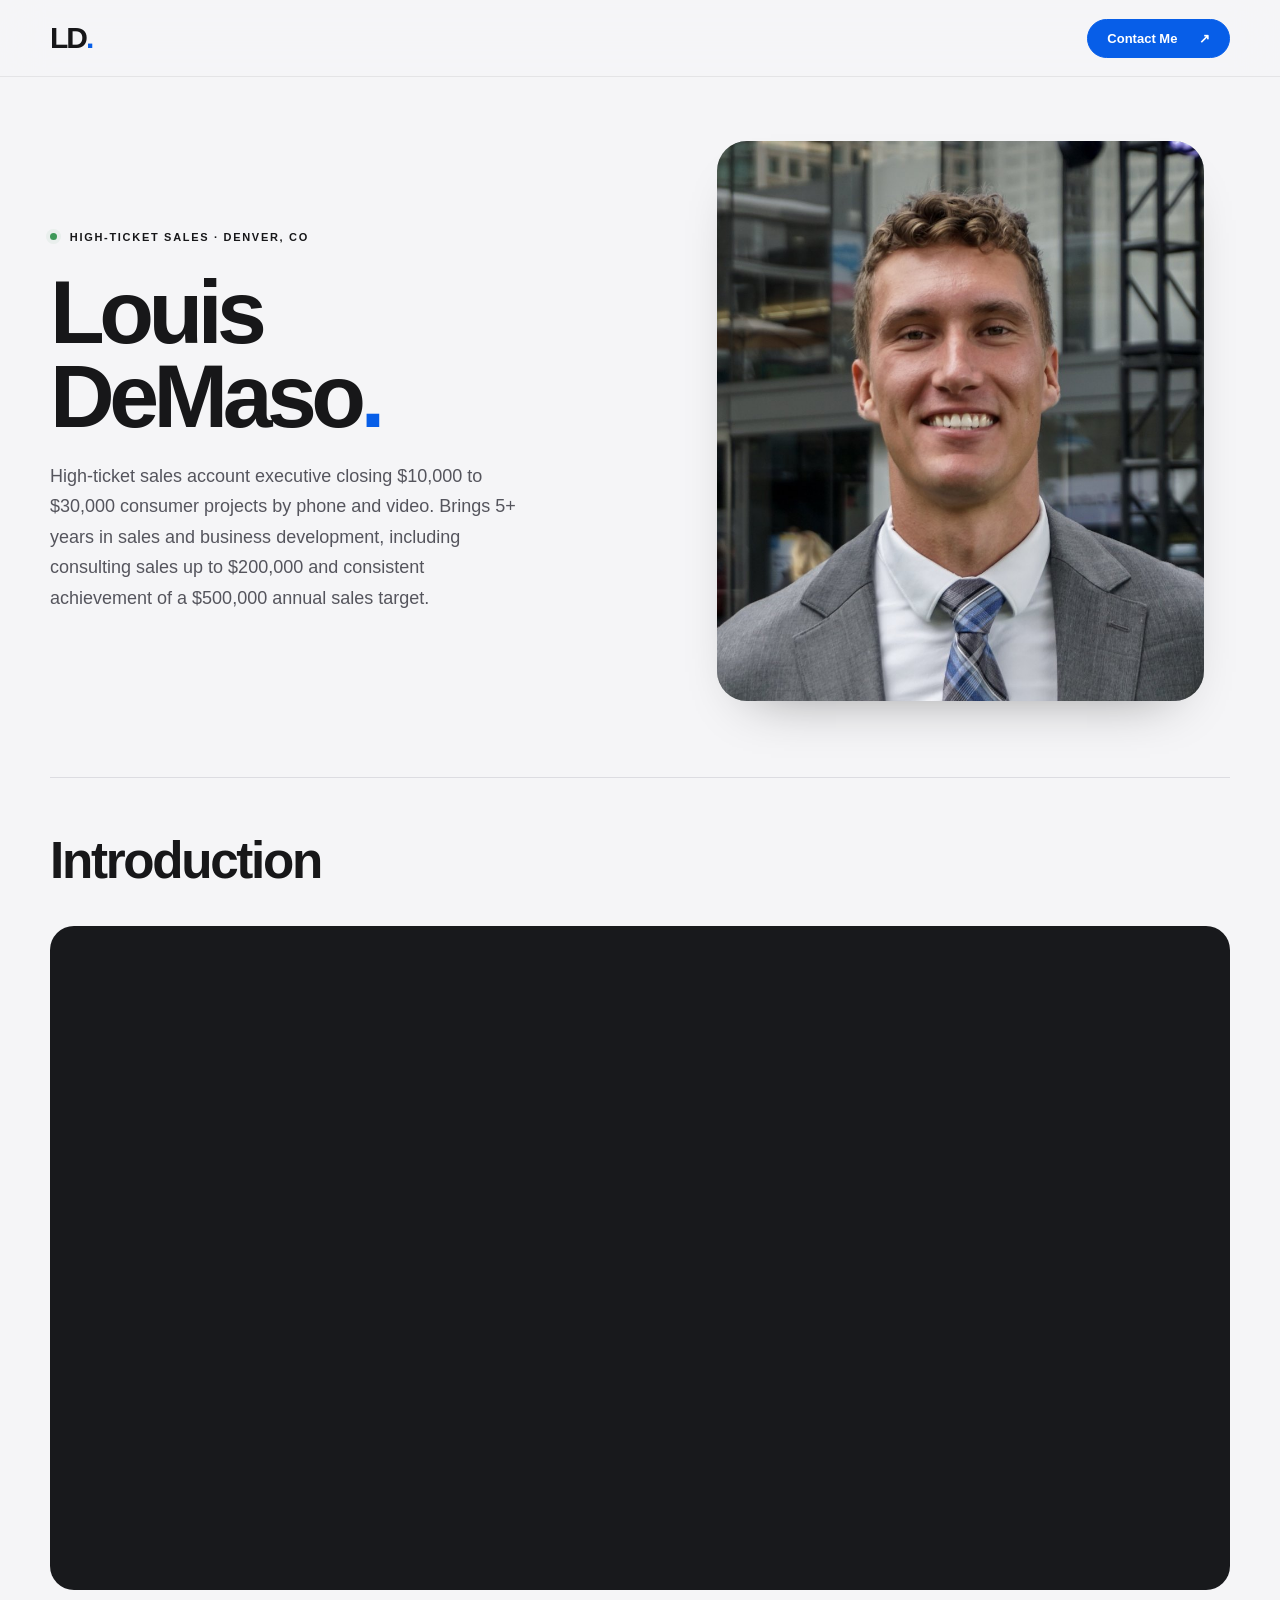
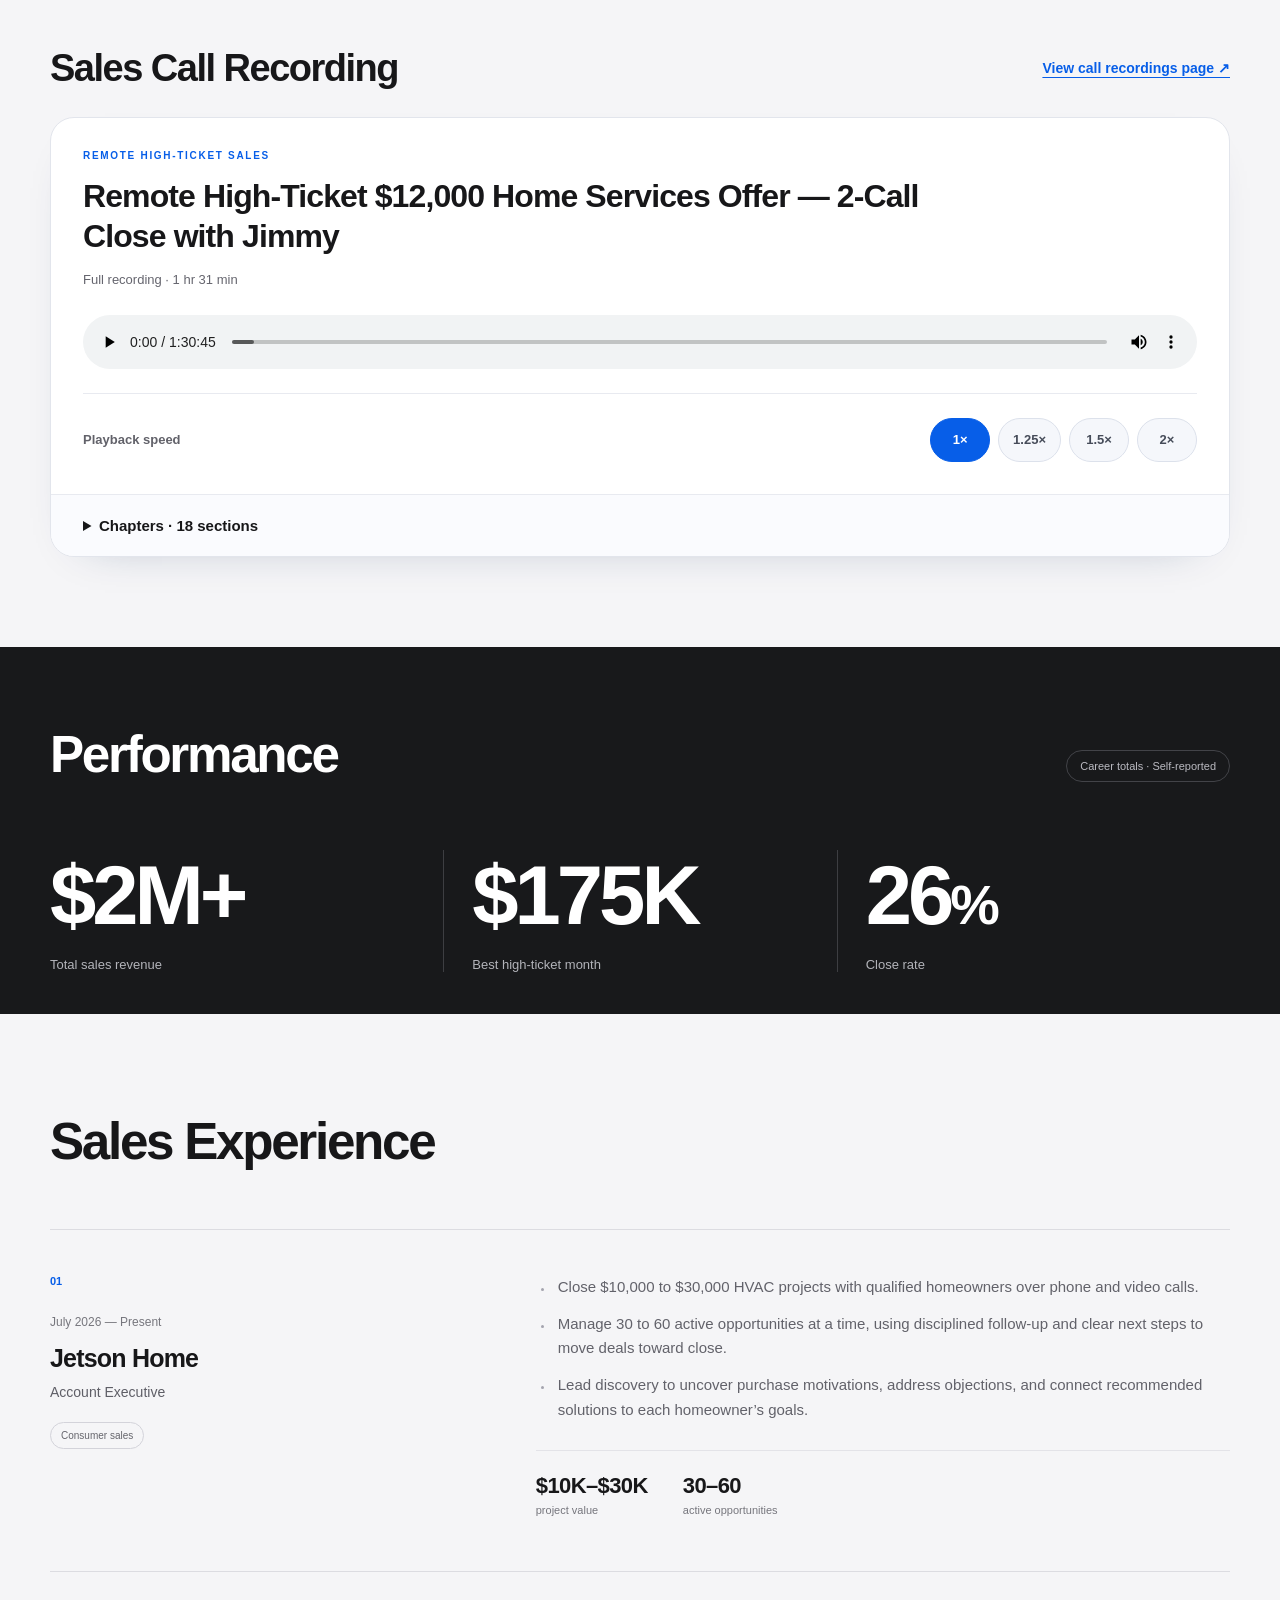
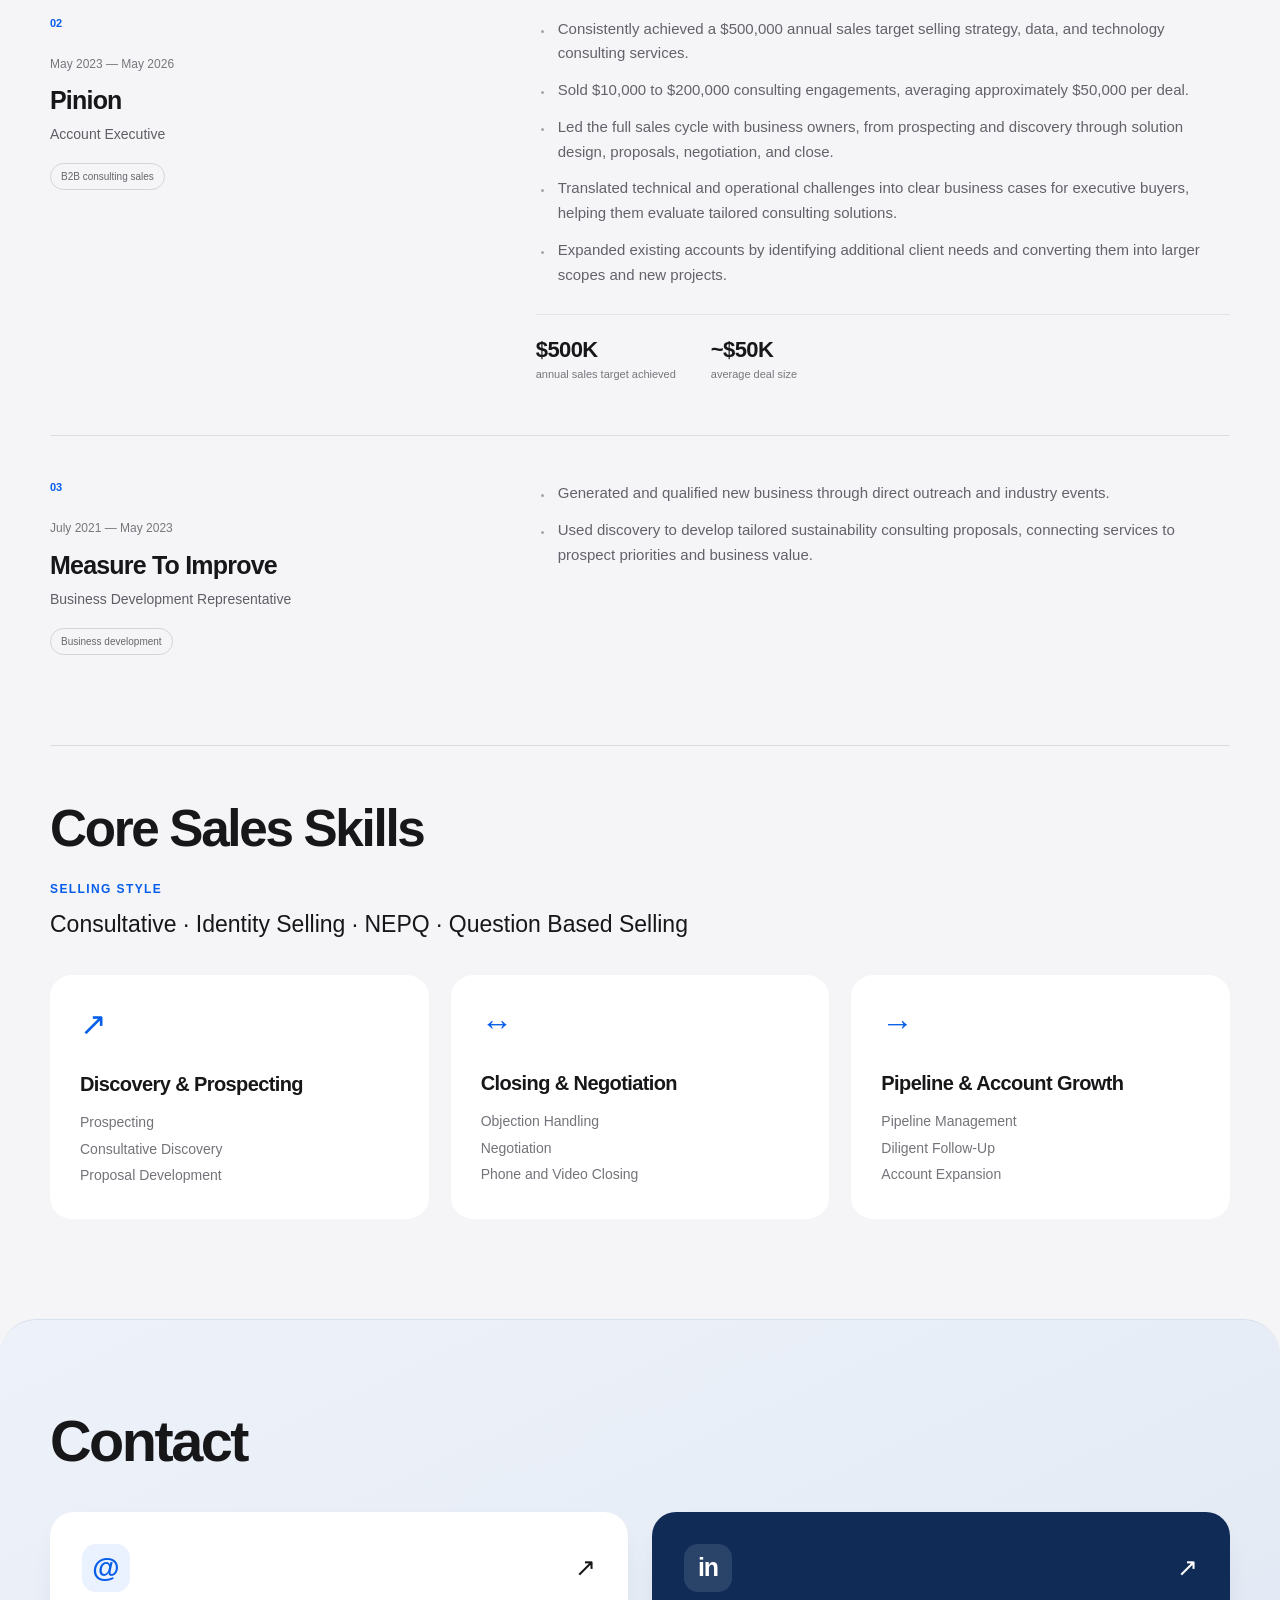
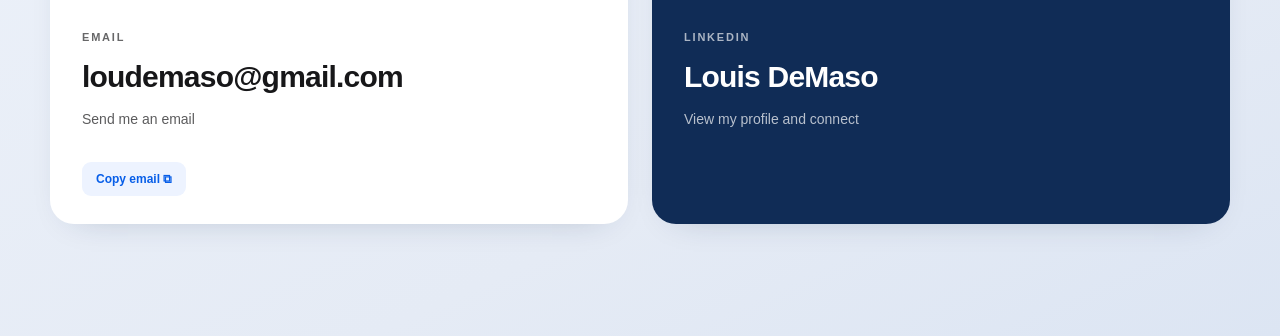
<file: index.html>
<!doctype html>
<html lang="en">
<head>
<meta charset="utf-8"><meta name="viewport" content="width=device-width, initial-scale=1">
<meta name="theme-color" content="#f5f5f7">
<title>Louis DeMaso — High-Ticket Sales</title>
<meta name="description" content="Meet Louis DeMaso. Consultative sales, full-cycle deal ownership, and high-ticket closing. Based in Denver, Colorado.">
<meta property="og:title" content="Louis DeMaso — High-Ticket Sales"><meta property="og:description" content="Explore Louis DeMaso’s sales experience, skills, and video introduction."><meta property="og:type" content="website">
<link rel="icon" href="assets/favicon.svg" type="image/svg+xml"><link rel="stylesheet" href="styles.css?v=20261124-outcome">
<script src="call-recording.js?v=20261124-names" defer></script>
<script src="script.js?v=20261109-chapters" defer></script>
</head>
<body>
<a class="skip" href="#main">Skip to content</a>
<header class="nav-shell"><nav class="nav wrap" aria-label="Main navigation"><a class="wordmark" href="#top" aria-label="Louis DeMaso, back to top">LD<span class="blue">.</span></a><a class="nav-cta" href="#contact">Contact Me <span aria-hidden="true">↗</span></a></nav></header>
<main id="main">
<section class="hero wrap" id="top" aria-labelledby="hero-title">
<div class="hero-copy"><p class="eyebrow"><span class="status-dot"></span> HIGH-TICKET SALES · DENVER, CO</p><h1 id="hero-title">Louis<br>DeMaso<span class="blue">.</span></h1><p class="hero-description">High-ticket sales account executive closing $10,000 to $30,000 consumer projects by phone and video. Brings 5+ years in sales and business development, including consulting sales up to $200,000 and consistent achievement of a $500,000 annual sales target.</p></div>
<div class="portrait-composition"><div class="portrait-frame"><img src="assets/louis-demaso.jpg" width="1000" height="1000" alt="Louis DeMaso smiling, wearing a gray suit and blue tie" fetchpriority="high"></div></div>
</section>
<section class="intro-section wrap" id="introduction" aria-labelledby="intro-title"><div class="section-top"><div><h2 id="intro-title">Introduction</h2></div></div><div class="video-shell"><iframe src="https://www.loom.com/embed/ac5e9e2e187c4475a9ef0aa3689cceb5" title="Louis DeMaso — Proven Sales Experience, video introduction" allow="fullscreen; picture-in-picture" allowfullscreen></iframe></div></section>

<section class="call-section wrap" id="call-recording" aria-labelledby="call-title">
<div class="section-top"><h2 id="call-title">Sales Call Recording</h2><a class="recordings-link" href="call-recordings.html">View call recordings page <span aria-hidden="true">↗</span></a></div>
<div data-call-recording></div><noscript><p>Remote High-Ticket $12,000 Home Services Offer — 2-Call Close with Jimmy</p><audio controls preload="metadata" src="assets/sales-call.mp3">Your browser does not support audio playback.</audio><p>Enable JavaScript to use the chapter and speed controls.</p></noscript>
</section>
<section class="performance-section" aria-labelledby="performance-title"><div class="wrap"><div class="section-top"><div><h2 id="performance-title">Performance</h2></div><span class="source-pill">Career totals · Self-reported</span></div><div class="metrics"><div class="metric"><span class="metric-value">$2M+</span><h3>Total sales revenue</h3></div><div class="metric"><span class="metric-value">$175K</span><h3>Best high-ticket month</h3></div><div class="metric"><span class="metric-value">26<span class="percent">%</span></span><h3>Close rate</h3></div></div></div></section>
<section class="experience-section wrap" id="experience" aria-labelledby="experience-title"><div class="section-top"><div><h2 id="experience-title">Sales Experience</h2></div></div>
<article class="role"><div class="role-meta"><span class="role-number">01</span><p class="date">July 2026 — Present</p><h3>Jetson Home</h3><p class="role-title">Account Executive</p><span class="role-tag">Consumer sales</span></div><div class="role-content"><ul><li>Close $10,000 to $30,000 HVAC projects with qualified homeowners over phone and video calls.</li><li>Manage 30 to 60 active opportunities at a time, using disciplined follow-up and clear next steps to move deals toward close.</li><li>Lead discovery to uncover purchase motivations, address objections, and connect recommended solutions to each homeowner’s goals.</li></ul><div class="role-highlights"><span><strong>$10K–$30K</strong> project value</span><span><strong>30–60</strong> active opportunities</span></div></div></article>
<article class="role"><div class="role-meta"><span class="role-number">02</span><p class="date">May 2023 — May 2026</p><h3>Pinion</h3><p class="role-title">Account Executive</p><span class="role-tag">B2B consulting sales</span></div><div class="role-content"><ul><li>Consistently achieved a $500,000 annual sales target selling strategy, data, and technology consulting services.</li><li>Sold $10,000 to $200,000 consulting engagements, averaging approximately $50,000 per deal.</li><li>Led the full sales cycle with business owners, from prospecting and discovery through solution design, proposals, negotiation, and close.</li><li>Translated technical and operational challenges into clear business cases for executive buyers, helping them evaluate tailored consulting solutions.</li><li>Expanded existing accounts by identifying additional client needs and converting them into larger scopes and new projects.</li></ul><div class="role-highlights"><span><strong>$500K</strong> annual sales target achieved</span><span><strong>~$50K</strong> average deal size</span></div></div></article>
<article class="role"><div class="role-meta"><span class="role-number">03</span><p class="date">July 2021 — May 2023</p><h3>Measure To Improve</h3><p class="role-title">Business Development Representative</p><span class="role-tag">Business development</span></div><div class="role-content"><ul><li>Generated and qualified new business through direct outreach and industry events.</li><li>Used discovery to develop tailored sustainability consulting proposals, connecting services to prospect priorities and business value.</li></ul></div></article>
</section>
<section class="skills-section wrap" id="skills" aria-labelledby="skills-title"><div class="skills-heading"><h2 id="skills-title">Core Sales Skills</h2></div><div class="approach-note"><span>SELLING STYLE</span><p>Consultative · Identity Selling · NEPQ · Question Based Selling</p></div><div class="skill-grid"><div class="skill-group"><span class="skill-icon" aria-hidden="true">↗</span><h3>Discovery &amp; Prospecting</h3><p>Prospecting<br>Consultative Discovery<br>Proposal Development</p></div><div class="skill-group"><span class="skill-icon" aria-hidden="true">↔</span><h3>Closing &amp; Negotiation</h3><p>Objection Handling<br>Negotiation<br>Phone and Video Closing</p></div><div class="skill-group"><span class="skill-icon" aria-hidden="true">→</span><h3>Pipeline &amp; Account Growth</h3><p>Pipeline Management<br>Diligent Follow-Up<br>Account Expansion</p></div></div></section>
<section class="contact-section" id="contact" aria-labelledby="contact-title"><div class="wrap"><h2 id="contact-title">Contact</h2><div class="contact-cards"><article class="contact-card email-card"><a class="contact-card-link" href="mailto:loudemaso@gmail.com"><span class="contact-card-top"><span class="contact-symbol" aria-hidden="true">@</span><span aria-hidden="true">↗</span></span><span class="contact-label">EMAIL</span><h3>loudemaso@gmail.com</h3><p>Send me an email</p></a><button id="copy-email" type="button" aria-label="Copy Louis’s email address">Copy email <span aria-hidden="true">⧉</span></button><span id="copy-status" class="sr-only" role="status"></span></article><article class="contact-card linkedin-card"><a class="contact-card-link" href="https://www.linkedin.com/in/louisdemaso/" target="_blank" rel="noopener noreferrer"><span class="contact-card-top"><span class="contact-symbol linkedin-symbol" aria-hidden="true">in</span><span aria-hidden="true">↗</span></span><span class="contact-label">LINKEDIN</span><h3>Louis DeMaso</h3><p>View my profile and connect</p></a></article></div></div></section>
</main>
</body></html>
</file>
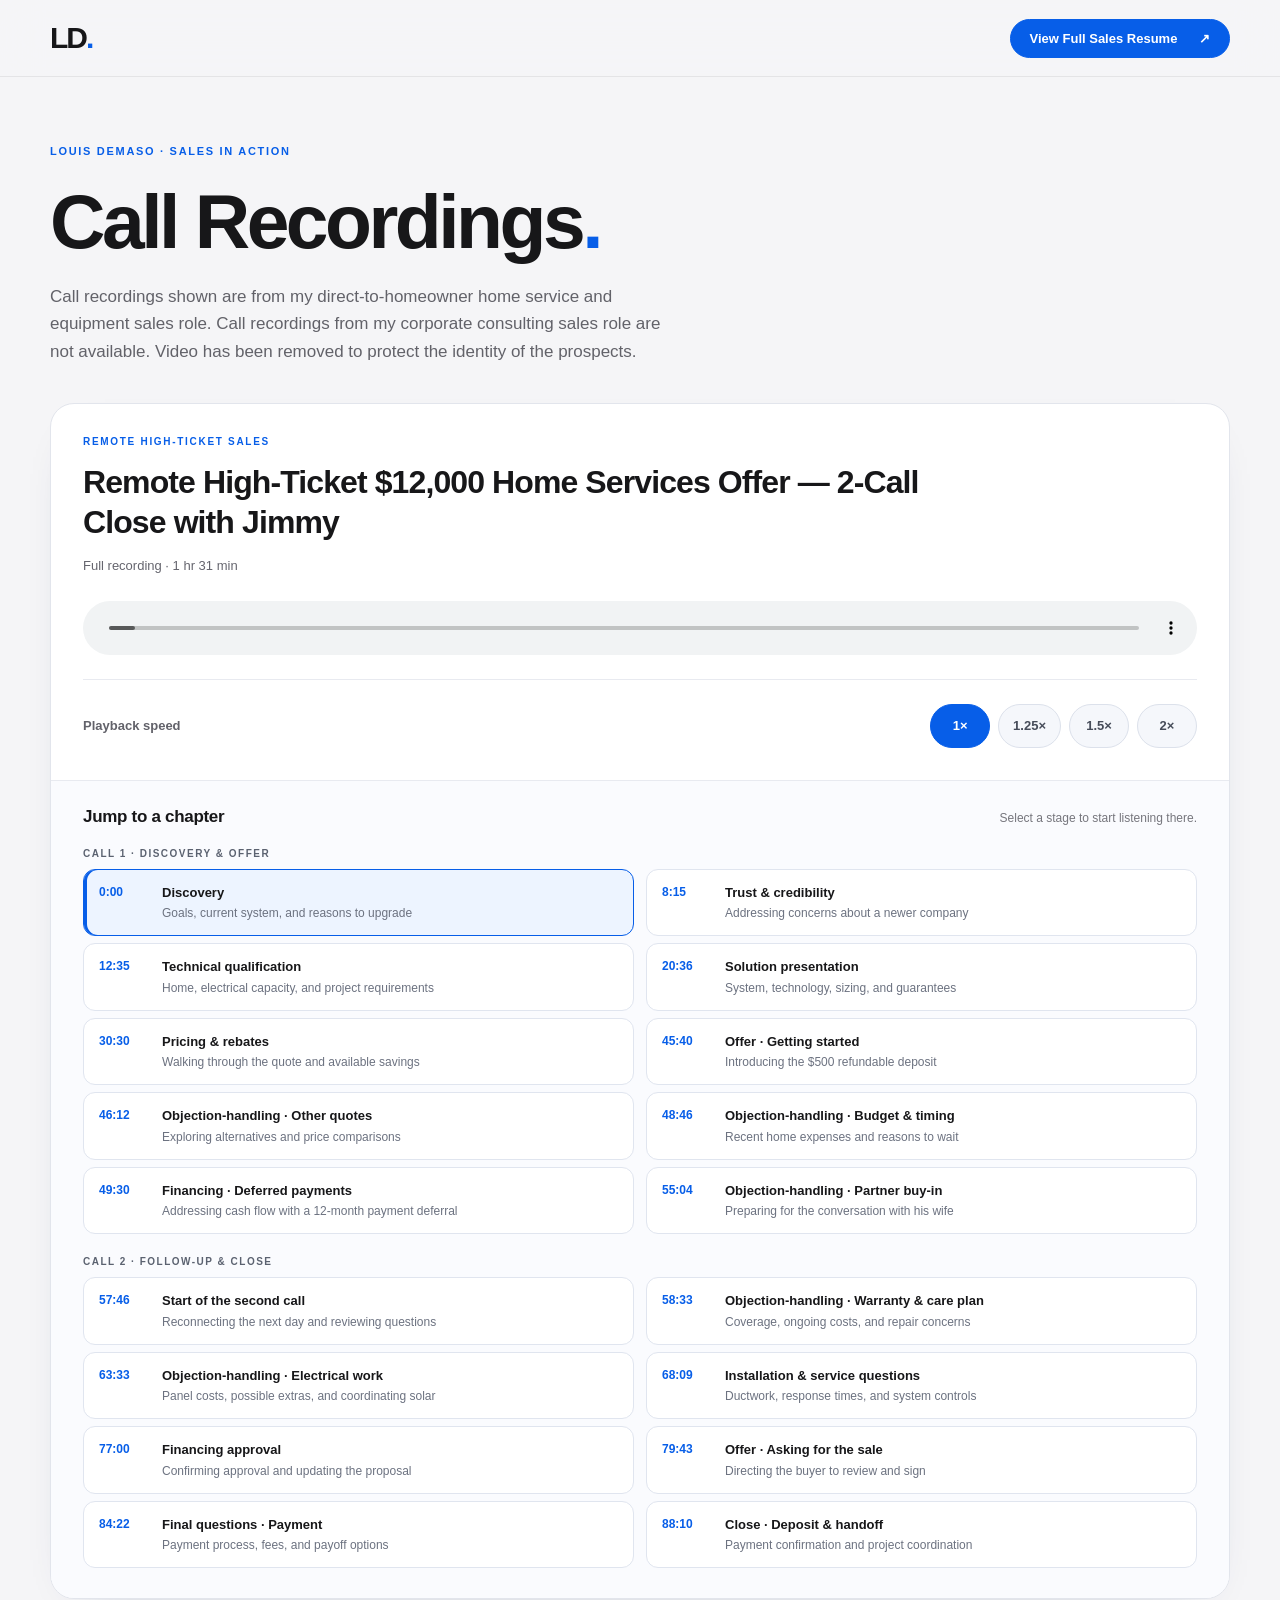
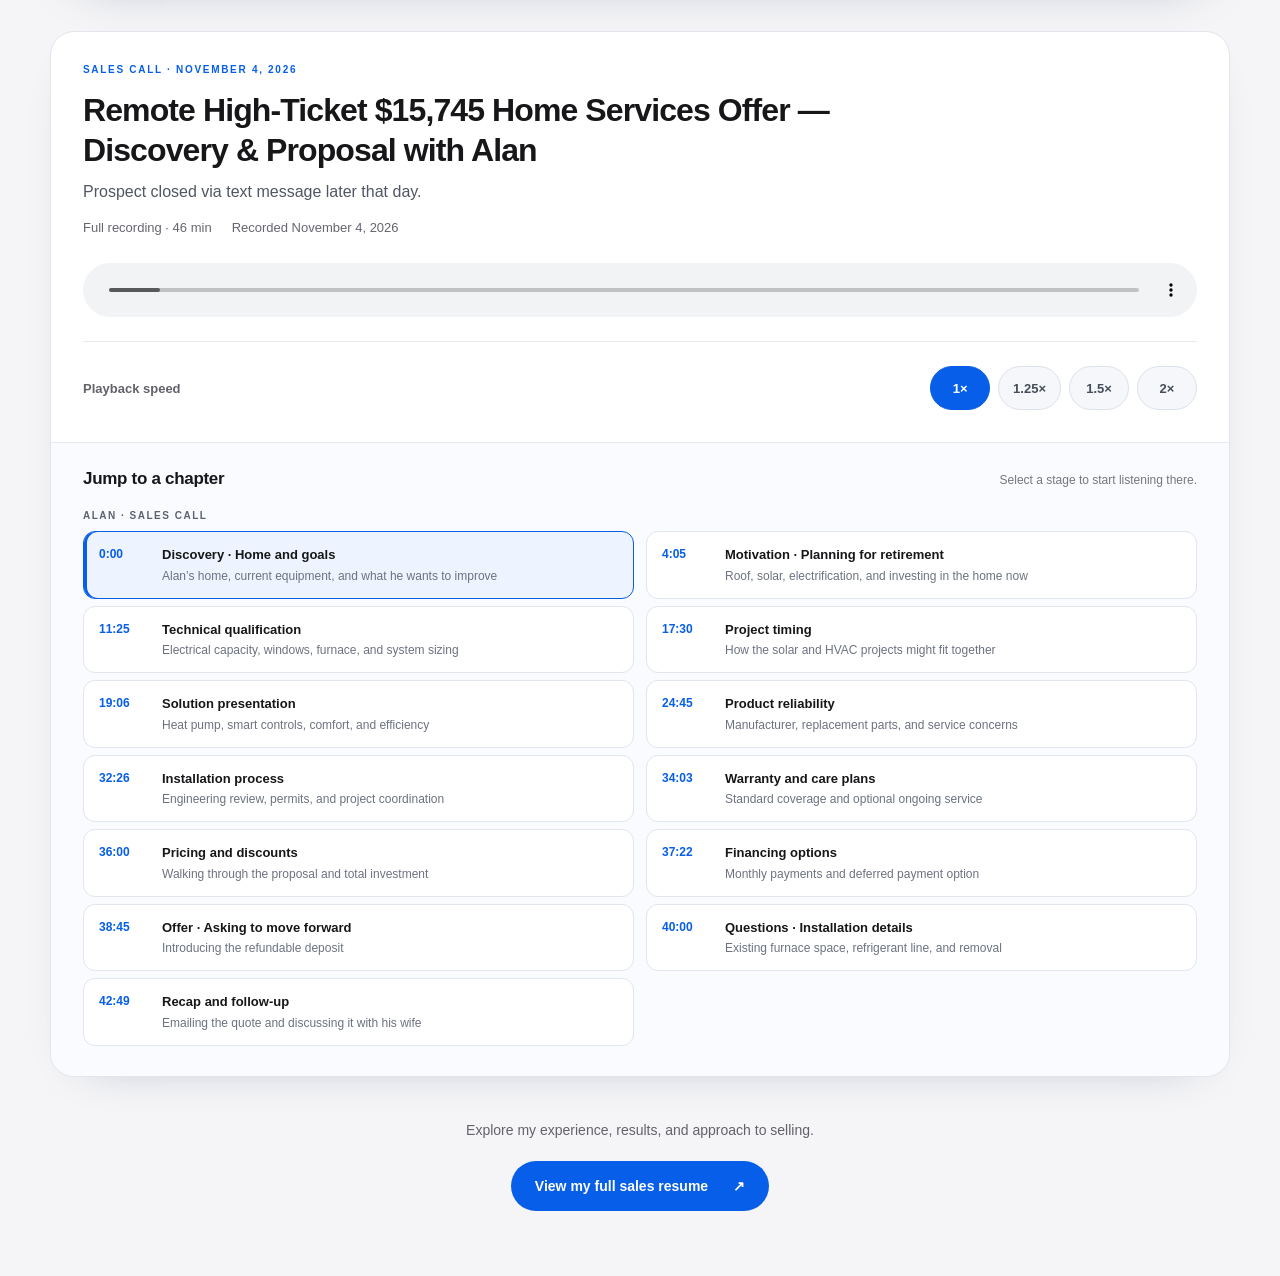
<file: call-recordings.html>
<!doctype html>
<html lang="en"><head>
<meta charset="utf-8"><meta name="viewport" content="width=device-width, initial-scale=1">
<meta name="theme-color" content="#f5f5f7">
<title>Sales Call Recordings — Louis DeMaso</title>
<meta name="description" content="Listen to Louis DeMaso's sales calls with chapter navigation and adjustable playback speed.">
<meta property="og:title" content="Sales Call Recordings — Louis DeMaso"><meta property="og:description" content="Sales call recordings with chapters and adjustable playback speed."><meta property="og:type" content="website">
<link rel="icon" href="assets/favicon.svg" type="image/svg+xml"><link rel="stylesheet" href="styles.css?v=20261124-outcome">
<script src="call-recording.js?v=20261124-names" defer></script>
<script src="alan-recording.js?v=20261124-outcome" defer></script>
<script src="script.js?v=20261109-chapters" defer></script>
</head><body>
<a class="skip" href="#main">Skip to content</a>
<header class="nav-shell"><nav class="nav wrap" aria-label="Main navigation"><a class="wordmark" href="index.html" aria-label="Louis DeMaso, full sales resume">LD<span class="blue">.</span></a><a class="nav-cta" href="index.html">View Full Sales Resume <span aria-hidden="true">↗</span></a></nav></header>
<main id="main" class="recordings-main wrap">
<div class="recordings-heading"><p class="eyebrow">LOUIS DEMASO · SALES IN ACTION</p><h1>Call Recordings<span class="blue">.</span></h1><p class="recordings-intro">Call recordings shown are from my direct-to-homeowner home service and equipment sales role. Call recordings from my corporate consulting sales role are not available. Video has been removed to protect the identity of the prospects.</p></div>
<section id="call-recording" aria-label="Sales call recording"><div data-call-recording></div><noscript><p>Remote High-Ticket $12,000 Home Services Offer — 2-Call Close with Jimmy</p><audio controls preload="metadata" src="assets/sales-call.mp3">Your browser does not support audio playback.</audio><p>Enable JavaScript to use the chapter and speed controls.</p></noscript></section>
<section id="alan-call" aria-label="Alan sales call recording"><div data-alan-recording></div><noscript><p>Remote High-Ticket $15,745 Home Services Offer — Discovery & Proposal with Alan</p><p>Prospect closed via text message later that day.</p><audio controls preload="metadata" src="assets/alan-sales-call-2026-11-04.mp3">Your browser does not support audio playback.</audio><p>Enable JavaScript to use the chapter and speed controls.</p></noscript></section>
<div class="recordings-close"><p>Explore my experience, results, and approach to selling.</p><a class="button primary" href="index.html">View my full sales resume <span aria-hidden="true">↗</span></a></div>
</main></body></html>
</file>
<file: styles.css>
:root{--paper:#f5f5f7;--ink:#171719;--muted:#76767d;--blue:#075ee8;--line:#dcdce1;--max:1180px}*{box-sizing:border-box}html{scroll-behavior:smooth;scroll-padding-top:95px}body{margin:0;background:var(--paper);color:var(--ink);font-family:-apple-system,BlinkMacSystemFont,"Segoe UI",Helvetica,Arial,sans-serif;-webkit-font-smoothing:antialiased}a{color:inherit;text-decoration:none}button{font:inherit}a,button{-webkit-tap-highlight-color:transparent}a:focus-visible,button:focus-visible{outline:3px solid var(--blue);outline-offset:6px}::selection{background:#c7ddff}.wrap{max-width:var(--max);width:calc(100% - 96px);margin-inline:auto}.blue{color:var(--blue)}.muted{color:var(--muted)}.nav-shell{position:sticky;top:0;z-index:20;background:rgba(245,245,247,.88);backdrop-filter:blur(22px);border-bottom:1px solid rgba(0,0,0,.07)}.nav{height:76px;display:flex;align-items:center;justify-content:space-between;gap:22px}.wordmark{font-size:30px;font-weight:850;letter-spacing:-2px}.nav-links{display:flex;gap:32px;font-size:13px;font-weight:550}.nav-links a:hover,.text-link:hover,.contact-details a:hover,.footer>a:last-child:hover{color:var(--blue)}.nav-cta{border:1px solid #c5c5ca;border-radius:50px;padding:11px 19px;font-size:13px;font-weight:600;transition:background .2s}.nav-cta:hover{background:#e5e5e9}.nav-cta span{margin-left:18px}.hero{display:grid;grid-template-columns:1.16fr 1fr;gap:66px;align-items:center;padding-top:74px;padding-bottom:94px}.eyebrow{font-size:11px;font-weight:700;letter-spacing:1.7px;margin:0 0 28px;line-height:1.6}.status-dot{display:inline-block;width:7px;height:7px;background:#3d9858;border-radius:50%;margin-right:8px;vertical-align:1px;box-shadow:0 0 0 4px #3d985811}h1{font-size:clamp(72px,7.4vw,110px);line-height:.94;letter-spacing:-7px;margin:0 0 28px;font-weight:750}p{line-height:1.6}.hero-statement{font-size:27px;line-height:1.2;font-weight:600;letter-spacing:-.9px;margin:0 0 20px}.hero-statement span{color:var(--muted)}.hero-description{max-width:390px;color:#626269;font-size:16px;margin:0 0 28px}.hero-actions{display:flex;align-items:center;gap:25px;flex-wrap:wrap}.button{display:inline-flex;gap:25px;align-items:center;justify-content:center;padding:17px 24px;border-radius:100px;font-size:14px;font-weight:600;transition:transform .2s,background .2s}.primary{background:var(--blue);color:white}.primary:hover{background:#0049c5;transform:translateY(-2px)}.text-link{font-size:14px;font-weight:600}.contact-details{display:flex;gap:12px;flex-wrap:wrap;margin-top:27px;font-size:12px;color:#68686e}.contact-details>span{color:#c0c0c6}.portrait-composition{position:relative;padding-right:22px}.portrait-frame{position:relative;border-radius:30px;overflow:hidden;aspect-ratio:4/5;background:#c3c7c8;box-shadow:0 25px 55px -35px #0007}.portrait-frame img{width:100%;height:100%;object-fit:cover;object-position:50% 42%;display:block;transition:transform 1.2s}.portrait-frame:hover img{transform:scale(1.025)}.portrait-frame:after{content:"";position:absolute;inset:45% 0 0;background:linear-gradient(transparent,#081018c4);pointer-events:none}.portrait-caption{position:absolute;bottom:30px;left:29px;right:25px;display:flex;gap:18px;color:#fff;z-index:1;align-items:flex-start}.caption-mark{font-size:29px;font-weight:300;line-height:1}.portrait-caption strong{display:block;font-size:25px;font-weight:500;letter-spacing:-.7px;line-height:1.12}.portrait-caption div>span{display:block;margin-top:14px;font-size:10px;letter-spacing:1.8px;text-transform:uppercase;color:#e4e5e6}.portrait-side{position:absolute;right:-5px;top:40px;writing-mode:vertical-rl;letter-spacing:2px;font-size:9px;color:var(--muted)}h2{font-size:clamp(34px,4vw,52px);letter-spacing:-2.3px;line-height:1.08;font-weight:650;margin:0}h3{margin:0}.section-top{display:flex;align-items:flex-end;justify-content:space-between;gap:30px;margin-bottom:38px}.section-top .eyebrow{margin-bottom:18px}.section-aside{color:var(--muted);font-size:14px;margin:0 0 3px}.intro-section{padding:55px 0 90px;border-top:1px solid var(--line)}.video-shell{position:relative;width:100%;aspect-ratio:16/9;border-radius:24px;overflow:hidden;background:#18191c}.video-shell iframe{position:absolute;inset:0;width:100%;height:100%;border:0}.video-foot{display:flex;justify-content:space-between;gap:20px;font-size:12px;color:#696970;margin-top:18px}.video-foot>span>span{margin-right:8px;font-size:10px}.video-foot a{font-weight:600}.performance-section{background:#18191b;color:#fff;padding:80px 0 42px}.performance-section h2>span{color:#9c9ca2}.performance-section .eyebrow{color:#a5b7d8}.source-pill{border:1px solid #424348;color:#babac1;font-size:11px;padding:9px 13px;border-radius:20px;white-space:nowrap}.metrics{display:grid;grid-template-columns:repeat(3,1fr);padding-top:23px;margin-top:45px}.metric{padding:0 28px;border-left:1px solid #3d3e42}.metric:first-child{padding-left:0;border-left:0}.metric-value{display:block;font-size:clamp(55px,6.5vw,88px);font-weight:600;letter-spacing:-4px;line-height:1.1}.metric-value .percent{font-size:.67em;letter-spacing:-1px}.metric h3{font-size:13px;color:#b3b4ba;font-weight:400;margin-top:15px}.metrics-source{font-size:11px;color:#898a92;margin:43px 0 0;border-top:1px solid #35363a;padding-top:20px}.metrics-source a{text-decoration:underline;text-underline-offset:3px}.experience-section{padding-top:100px;padding-bottom:35px}.experience-section>.section-top{margin-bottom:60px}.role{border-top:1px solid var(--line);display:grid;grid-template-columns:1fr 1.65fr;gap:65px;padding:45px 0 55px}.role-number{display:block;font-size:11px;color:var(--blue);font-weight:650;margin-bottom:26px}.date{font-size:12px;color:var(--muted);margin:0 0 11px}.role h3{font-size:25px;letter-spacing:-.8px;line-height:1.2}.role-title{font-size:14px;color:#5e5e66;margin:8px 0 18px}.role-tag{display:inline-block;font-size:10px;border:1px solid #d3d3da;padding:7px 10px;border-radius:30px;color:#65656c}.role-lead{font-size:26px;letter-spacing:-.8px;line-height:1.25;margin:0 0 24px;font-weight:550}.role-content ul{padding-left:17px;margin:0;color:#62626a;font-size:15px;line-height:1.65}.role-content li{padding-left:5px;margin-bottom:12px}.role-content li::marker{color:#a4a4ae;font-size:9px}.role-highlights{display:flex;gap:35px;margin-top:27px;padding-top:22px;border-top:1px solid #e3e3e8}.role-highlights>span{font-size:11px;color:var(--muted);display:flex;flex-direction:column;gap:5px}.role-highlights strong{color:var(--ink);font-size:22px;font-weight:600;letter-spacing:-.6px}.skills-section{padding-top:55px;padding-bottom:100px;border-top:1px solid var(--line)}.skills-heading{display:flex;align-items:flex-end;justify-content:space-between;gap:30px}.skills-heading>p{color:var(--muted);font-size:14px;margin:0}.skill-grid{display:grid;grid-template-columns:repeat(3,1fr);gap:22px;margin-top:45px}.skill-group{background:#fff;padding:30px;border-radius:22px}.skill-icon{display:inline-flex;color:var(--blue);font-size:32px;margin-bottom:30px}.skill-group h3{font-size:20px;font-weight:600;letter-spacing:-.6px}.skill-group p{color:#73737a;font-size:14px;line-height:1.9;margin:13px 0 0}.approach-note{display:flex;gap:30px;align-items:center;margin-top:32px;border-top:1px solid var(--line);padding-top:24px}.approach-note>span{font-size:10px;letter-spacing:1.5px;color:var(--muted);flex-shrink:0}.approach-note p{font-size:13px;margin:0;color:#64646b}.contact-section{background:#e9edf5;padding:85px 0}.contact-section h2{font-size:clamp(40px,5.4vw,70px);letter-spacing:-3.3px;line-height:1.04}.contact-section h2 span{color:var(--blue)}.closing-actions{display:flex;align-items:center;gap:30px;margin-top:34px}.email-row{display:flex;gap:18px;align-items:center;margin-top:28px;font-size:13px;color:#666b74;flex-wrap:wrap}.email-row button{cursor:pointer;border:0;background:transparent;color:var(--blue);font-size:11px;padding:9px;border-radius:8px}.email-row button:hover{background:#dce4f2}.email-row button span{margin-left:7px}.footer{display:flex;gap:30px;align-items:center;justify-content:space-between;padding-top:30px;padding-bottom:30px}.footer p{font-size:11px;color:var(--muted)}.footer p span{margin:0 10px;color:#b9b9be}.footer>a:last-child{font-size:11px}.skip{position:fixed;left:15px;top:-100px;background:var(--ink);color:white;padding:12px 20px;z-index:100}.skip:focus{top:10px}.sr-only{position:absolute;width:1px;height:1px;padding:0;margin:-1px;overflow:hidden;clip:rect(0,0,0,0);white-space:nowrap;border:0}.reveal-ready .reveal{opacity:0;transform:translateY(22px);transition:opacity .7s ease,transform .7s ease}.reveal-ready .reveal.visible{opacity:1;transform:none}
@media(min-width:1500px){.hero{padding-top:90px}.portrait-frame{max-height:610px}}
@media(max-width:1000px){.wrap{width:calc(100% - 64px)}.hero{gap:30px;padding-top:55px}h1{font-size:78px;letter-spacing:-5px}.hero-description{font-size:14px}.hero-statement{font-size:25px}.hero-actions{gap:18px}.button{font-size:12px;padding:15px 20px;gap:15px}.contact-details{font-size:11px;gap:8px}.portrait-caption{left:22px;bottom:25px}.portrait-caption strong{font-size:22px}.role{gap:35px;grid-template-columns:1fr 1.6fr}.skill-group{padding:25px}.skill-group h3{font-size:18px}.section-aside{font-size:12px}.skills-heading>p{max-width:270px}}
@media(max-width:700px){.wrap{width:calc(100% - 40px)}.nav{height:64px;gap:14px}.nav-links{gap:18px;font-size:11px}.nav-cta{font-size:11px;padding:9px 12px}.nav-cta span{margin-left:8px}.wordmark{font-size:25px}.hero{grid-template-columns:1fr;padding-top:43px;padding-bottom:58px;gap:38px}.eyebrow{font-size:9px;letter-spacing:1.4px;margin-bottom:24px}h1{font-size:clamp(72px,17vw,100px);letter-spacing:-5.5px;margin-bottom:24px}.hero-statement{font-size:26px}.hero-description{font-size:15px;max-width:400px}.hero-actions{gap:25px}.button{font-size:13px;padding:16px 22px}.contact-details{font-size:11px;margin-top:23px;gap:10px}.portrait-composition{padding-right:18px}.portrait-frame{aspect-ratio:1.17;border-radius:23px}.portrait-frame img{object-position:50% 36%}.portrait-caption{bottom:22px;left:22px}.portrait-caption strong{font-size:23px}.portrait-caption div>span{font-size:8px;margin-top:8px}.portrait-side{font-size:8px;right:-3px;top:25px}.section-top{display:block;margin-bottom:27px}h2{font-size:36px;letter-spacing:-1.8px}.section-aside{margin-top:20px;font-size:13px}.section-aside br{display:none}.intro-section{padding-top:37px;padding-bottom:55px}.video-shell{border-radius:13px}.video-foot{font-size:10px;align-items:flex-start;line-height:1.5;gap:16px}.video-foot>span{max-width:210px}.video-foot a{flex-shrink:0}.performance-section{padding:49px 0 25px}.performance-section h2{font-size:34px}.source-pill{display:inline-block;margin-top:22px;font-size:10px}.metrics{margin-top:24px;padding-top:0;gap:0}.metric{padding:0 13px}.metric-value{font-size:43px;letter-spacing:-2.6px}.metric h3{font-size:10px;line-height:1.5;margin-top:10px;max-width:85px}.metrics-source{font-size:10px;margin-top:30px}.experience-section{padding-top:58px;padding-bottom:15px}.experience-section>.section-top{margin-bottom:30px}.role{grid-template-columns:1fr;gap:28px;padding:28px 0 36px}.role-meta{position:relative;padding-left:39px}.role-number{position:absolute;top:0;left:0;margin:0;padding-top:2px}.role h3{font-size:25px}.date{font-size:11px}.role-title{font-size:13px;margin-bottom:12px}.role-tag{font-size:9px;padding:6px 10px}.role-lead{font-size:24px;margin-bottom:20px}.role-content ul{font-size:14px;line-height:1.65}.role-highlights{gap:32px}.role-highlights strong{font-size:21px}.skills-section{padding-top:40px;padding-bottom:55px}.skills-heading{display:block}.skills-heading>p{max-width:100%;margin-top:23px;font-size:13px}.skills-heading>p br{display:none}.skill-grid{grid-template-columns:1fr;gap:12px;margin-top:28px}.skill-group{display:grid;grid-template-columns:30px 1fr;column-gap:18px;padding:24px;border-radius:18px}.skill-icon{grid-row:1/3;font-size:26px;margin:0}.skill-group h3{font-size:20px}.skill-group p{font-size:13px;line-height:1.8;margin-top:9px}.approach-note{display:block;margin-top:24px;padding-top:20px}.approach-note p{margin-top:10px;line-height:1.8;font-size:12px}.contact-section{padding:52px 0}.contact-section h2{font-size:39px;letter-spacing:-1.9px}.closing-actions{gap:20px;margin-top:27px}.closing-actions .text-link{font-size:12px}.email-row{font-size:12px;gap:9px;margin-top:22px}.footer{flex-wrap:wrap;gap:8px 20px;padding-top:24px;padding-bottom:24px}.footer p{margin-left:auto;font-size:10px}.footer>a:last-child{width:100%;padding-top:8px;font-size:11px;text-align:right}}
@media(prefers-reduced-motion:reduce){html{scroll-behavior:auto}*,*:before,*:after{transition:none!important;animation:none!important}.reveal-ready .reveal{opacity:1;transform:none}}
@media print{body{background:white;font-size:11pt}.nav-shell,.intro-section,.portrait-composition,.contact-section,.footer,.hero-actions,.contact-details,.approach-note{display:none}.wrap{width:100%;max-width:none}.hero{display:block;padding:0 0 20px}h1{font-size:42px;letter-spacing:-2px}h1 br{display:none}h1 br:after{content:' '}.hero-statement{font-size:18px}.hero-description{max-width:none}.performance-section{background:white;color:black;padding:20px 0}.performance-section h2,.performance-section h2>span{color:black;font-size:24px}.performance-section .eyebrow{color:#555}.metric-value{font-size:32px;color:black}.metric h3,.metrics-source{color:#555}.experience-section{padding:20px 0}.section-aside{display:none}h2{font-size:26px}.role{padding:20px 0;gap:25px;break-inside:avoid}.role-content ul{font-size:11px}.role-lead{font-size:19px}.skills-section{padding:20px 0}.skill-grid{margin-top:20px}.skill-group{padding:10px}.skill-icon{display:none}.reveal-ready .reveal{opacity:1;transform:none}}
@media(max-width:700px){.nav-links a,.nav-cta{white-space:nowrap}.metric-value{font-size:36px;letter-spacing:-2px}}
@media(max-width:380px){.nav-links{gap:12px;font-size:10px}.nav{gap:10px}.nav-cta{padding:8px 10px;font-size:10px}.nav-cta span{margin-left:4px}.metrics{grid-template-columns:1fr}.metric,.metric:first-child{border-left:0;border-bottom:1px solid #35363a;padding:18px 0;display:flex;align-items:center;justify-content:space-between;gap:20px}.metric-value{font-size:49px}.metric h3{max-width:125px;font-size:12px;margin-top:0;text-align:right}.metrics-source{border:0;padding-top:0}.video-foot{flex-wrap:wrap}}

/* Selling style sits directly under the skills heading. */
.skills-section .approach-note{display:block;margin:26px 0 0;padding:0;border:0}.skills-section .approach-note>span{display:block;color:var(--blue);font-size:12px;font-weight:700;letter-spacing:1.4px;margin-bottom:10px}.skills-section .approach-note p{font-size:clamp(17px,2vw,23px);font-weight:500;line-height:1.6;color:var(--ink);margin:0;max-width:900px}.skills-section .skill-grid{margin-top:32px}
@media(max-width:700px){.skills-section .approach-note{margin-top:22px}.skills-section .approach-note p{font-size:17px}.skills-section .skill-grid{margin-top:27px}}

.nav-cta{background:var(--blue);border-color:var(--blue);color:#fff}.nav-cta:hover{background:#0049c5;border-color:#0049c5}.contact-details .text-link{font:inherit;font-weight:600}

/* Rebalanced introduction: name, contact links, then full resume summary. */
.hero{gap:72px;padding-top:64px;padding-bottom:76px}
.hero h1{font-size:clamp(72px,7vw,100px);letter-spacing:-5.5px;margin-bottom:22px}
.hero .eyebrow{margin-bottom:24px}
.hero .contact-details{margin:0 0 25px;gap:10px 24px;font-size:16px;color:var(--blue);align-items:center}
.hero .contact-details a{display:inline-flex;align-items:center;min-height:44px;font-weight:600;text-underline-offset:5px}
.hero .contact-details a:hover{text-decoration:underline}
.hero .hero-description{max-width:470px;font-size:18px;line-height:1.7;color:#55555d;margin:0}
.hero .portrait-frame{aspect-ratio:4/4.6;max-height:560px}
.hero .portrait-frame:after{display:none}
@media(max-width:1000px) and (min-width:701px){.hero{gap:34px}.hero h1{font-size:76px}.hero .contact-details{font-size:14px;gap:6px 18px}.hero .hero-description{font-size:16px}}
@media(max-width:700px){.hero{gap:32px;padding-top:38px;padding-bottom:48px}.hero h1{font-size:clamp(68px,17vw,90px);letter-spacing:-4.5px;margin-bottom:18px}.hero .contact-details{font-size:15px;gap:4px 20px;margin-bottom:20px}.hero .hero-description{font-size:16px;line-height:1.7;max-width:100%}.hero .portrait-frame{aspect-ratio:1.17;max-height:none}}
@media print{.hero .hero-description{font-size:11pt}.hero h1{font-size:42px}}

/* Header shortcut and distinct contact cards. */
.nav-actions{display:flex;gap:22px;align-items:center}.contact-nav{font-size:13px;font-weight:600;padding:12px 0}.contact-nav:hover{color:var(--blue)}
.contact-cards{display:grid;grid-template-columns:1fr 1fr;gap:24px;margin-top:36px}.contact-card{border-radius:24px;overflow:hidden;transition:transform .2s,box-shadow .2s;min-width:0}.contact-card:hover{transform:translateY(-4px);box-shadow:0 18px 40px -20px #142a4a55}.email-card{background:white;color:var(--ink)}.linkedin-card{background:#102c56;color:white}.contact-card-link{display:block;padding:32px}.contact-card-top{display:flex;align-items:center;justify-content:space-between;font-size:25px;margin-bottom:35px}.contact-symbol{display:grid;place-items:center;width:48px;height:48px;border-radius:14px;background:#eaf1ff;color:var(--blue);font-size:28px;font-weight:600}.linkedin-symbol{background:#ffffff1c;color:white;font-size:25px;letter-spacing:-1px}.contact-label{font-size:11px;letter-spacing:1.8px;font-weight:700;opacity:.65}.contact-card h3{font-size:clamp(19px,2.5vw,30px);letter-spacing:-.8px;line-height:1.3;margin-top:12px;overflow-wrap:anywhere}.contact-card p{font-size:14px;opacity:.7;margin:12px 0 0}.email-card button{margin:0 32px 28px;padding:10px 14px;border:0;border-radius:9px;background:#edf3ff;color:var(--blue);font:inherit;font-size:12px;font-weight:600;cursor:pointer}.email-card button:hover{background:#dce9ff}
@media(max-width:700px){.nav-actions{gap:16px}.contact-nav{font-size:12px}.contact-cards{grid-template-columns:1fr;gap:16px;margin-top:28px}.contact-card-link{padding:26px}.contact-card-top{margin-bottom:26px}.contact-card h3{font-size:24px}.email-card button{margin-left:26px}.contact-card{border-radius:20px}}
@media(prefers-reduced-motion:reduce){.contact-card:hover{transform:none}}

/* Contact is the final section and visual close of the page. */
.contact-section{background:linear-gradient(155deg,#edf2fa 0%,#e5ebf5 65%,#dce5f3 100%);border-top:1px solid #d8e0ec;border-radius:36px 36px 0 0;padding:92px 0 112px}
.contact-section h2{font-size:clamp(40px,4.5vw,60px);letter-spacing:-2.5px}
.contact-section .contact-cards{margin-top:40px}
.contact-section .contact-card{box-shadow:0 12px 35px -24px #142a4a55}
.linkedin-card{display:flex}.linkedin-card .contact-card-link{flex:1}
@media(max-width:700px){.contact-section{border-radius:24px 24px 0 0;padding:52px 0 64px}.contact-section h2{font-size:39px;letter-spacing:-1.9px}.contact-section .contact-cards{margin-top:28px}}

/* Call recording below the introduction. */
.intro-section{padding-bottom:58px}
.call-section{padding-bottom:90px}
.call-section .section-top{margin-bottom:28px;align-items:center}
.call-section h2{font-size:clamp(28px,3vw,38px);letter-spacing:-1.5px}
.call-duration{font-size:13px;color:var(--muted);white-space:nowrap}
.call-player{background:#fff;border:1px solid #e2e5ec;border-radius:24px;padding:32px;box-shadow:0 16px 48px -38px #102c5670}
.call-player audio{display:block;width:100%;height:54px;color-scheme:light}
.call-speed-row{display:flex;align-items:center;justify-content:space-between;gap:20px;margin-top:24px;padding-top:24px;border-top:1px solid #e8eaf0}
.call-speed-row > span{font-size:13px;font-weight:600;color:#62626a}
.call-speeds{display:flex;gap:8px;flex-wrap:wrap}
.call-speeds button{min-width:60px;min-height:44px;padding:10px 14px;border:1px solid #dce1eb;border-radius:50px;background:#f5f7fb;color:#464c59;font-size:13px;font-weight:600;cursor:pointer;transition:background .2s,color .2s}
.call-speeds button[aria-pressed="true"]{background:var(--blue);border-color:var(--blue);color:#fff}
.call-speeds button:hover{border-color:var(--blue)}
.call-fallback{font-size:13px;line-height:1.6;color:#62626a;margin:20px 0 0}.call-fallback a{color:var(--blue);text-decoration:underline;text-underline-offset:3px}
@media(max-width:700px){.intro-section{padding-bottom:36px}.call-section{padding-bottom:55px}.call-section .section-top{margin-bottom:22px}.call-section h2{font-size:29px}.call-duration{display:block;margin-top:12px;font-size:12px}.call-player{padding:22px 16px;border-radius:20px}.call-speed-row{display:block;margin-top:20px;padding-top:20px}.call-speeds{margin-top:12px;gap:6px}.call-speeds button{min-width:50px;padding:10px 12px}}
@media print{.call-section{display:none}}

/* Shared, chaptered recording player and standalone recordings page. */
.recordings-link{font-size:14px;font-weight:650;color:var(--blue);text-decoration:underline;text-underline-offset:4px;line-height:1.5}
.recording-card{background:#fff;border:1px solid #e2e5ec;border-radius:24px;overflow:hidden;box-shadow:0 16px 48px -38px #102c5670}
.recording-summary{padding:30px 32px 0}.recording-summary .eyebrow{color:var(--blue);margin:0 0 12px;font-size:10px}.recording-summary h3{font-size:clamp(23px,2.6vw,32px);letter-spacing:-.9px;line-height:1.25;max-width:850px}.recording-meta{display:flex;gap:10px 20px;flex-wrap:wrap;color:#65656e;font-size:13px;margin:14px 0 0}
.recording-card .call-player{border:0;border-radius:0;box-shadow:none;padding-top:24px}
.call-chapters{border-top:1px solid #e8eaf0;padding:26px 32px 30px;background:#fafbfe}.chapters-heading{display:flex;align-items:baseline;justify-content:space-between;gap:20px;margin-bottom:20px}.chapters-heading h4{font-size:17px;margin:0;letter-spacing:-.3px}.chapters-heading p{font-size:12px;margin:0;color:var(--muted)}
.chapter-group+.chapter-group{margin-top:22px}.chapter-group h5{font-size:10px;letter-spacing:1.5px;color:#5b6270;text-transform:uppercase;margin:0 0 10px}.chapter-list{list-style:none;margin:0;padding:0;display:grid;grid-template-columns:1fr 1fr;gap:7px 12px}.chapter-list li{min-width:0}.chapter-button{display:flex;align-items:flex-start;gap:14px;text-align:left;width:100%;border:1px solid #e0e5ef;border-radius:12px;background:white;padding:13px 15px;color:var(--ink);cursor:pointer;min-height:66px}.chapter-button:hover{border-color:var(--blue);background:#f0f5ff}.chapter-button[aria-current="true"]{border-color:var(--blue);background:#edf4ff;box-shadow:inset 3px 0 var(--blue)}.chapter-time{font-size:12px;font-weight:650;color:var(--blue);font-variant-numeric:tabular-nums;min-width:49px;line-height:1.6}.chapter-copy{display:block;min-width:0}.chapter-name{display:block;font-size:13px;font-weight:650;line-height:1.5}.chapter-detail{display:block;color:#6c7280;font-size:12px;line-height:1.5;margin-top:2px}
.recordings-main{padding-top:66px;padding-bottom:65px}.recordings-heading{margin-bottom:38px}.recordings-heading .eyebrow{color:var(--blue);margin-bottom:20px}.recordings-heading h1{font-size:clamp(48px,6vw,78px);letter-spacing:-3.5px;line-height:1.05;margin-bottom:22px}.recordings-intro{color:#626269;max-width:620px;font-size:17px;margin:0}.recordings-close{text-align:center;padding:42px 20px 0}.recordings-close p{color:#626269;font-size:14px;margin:0 0 20px}
.recordings-main #alan-call{margin-top:32px}
@media(max-width:700px){.call-section .section-top{display:flex;align-items:flex-start;flex-direction:column;gap:14px}.recordings-link{font-size:13px}.recording-summary{padding:24px 20px 0}.recording-summary h3{font-size:24px}.recording-card .call-player{padding:20px 16px 24px}.recording-card{border-radius:20px}.call-chapters{padding:22px 16px}.chapters-heading{display:block;margin-bottom:18px}.chapters-heading p{margin-top:6px}.chapter-list{grid-template-columns:1fr}.chapter-button{min-height:62px;padding:12px}.recordings-main{padding-top:38px;padding-bottom:42px}.recordings-heading h1{font-size:49px;letter-spacing:-2.5px}.recordings-intro{font-size:15px}.recordings-main~.nav-cta{font-size:11px}}

.recording-subtitle{font-size:16px;line-height:1.5;color:#505762;margin:10px 0 0}
</file>
